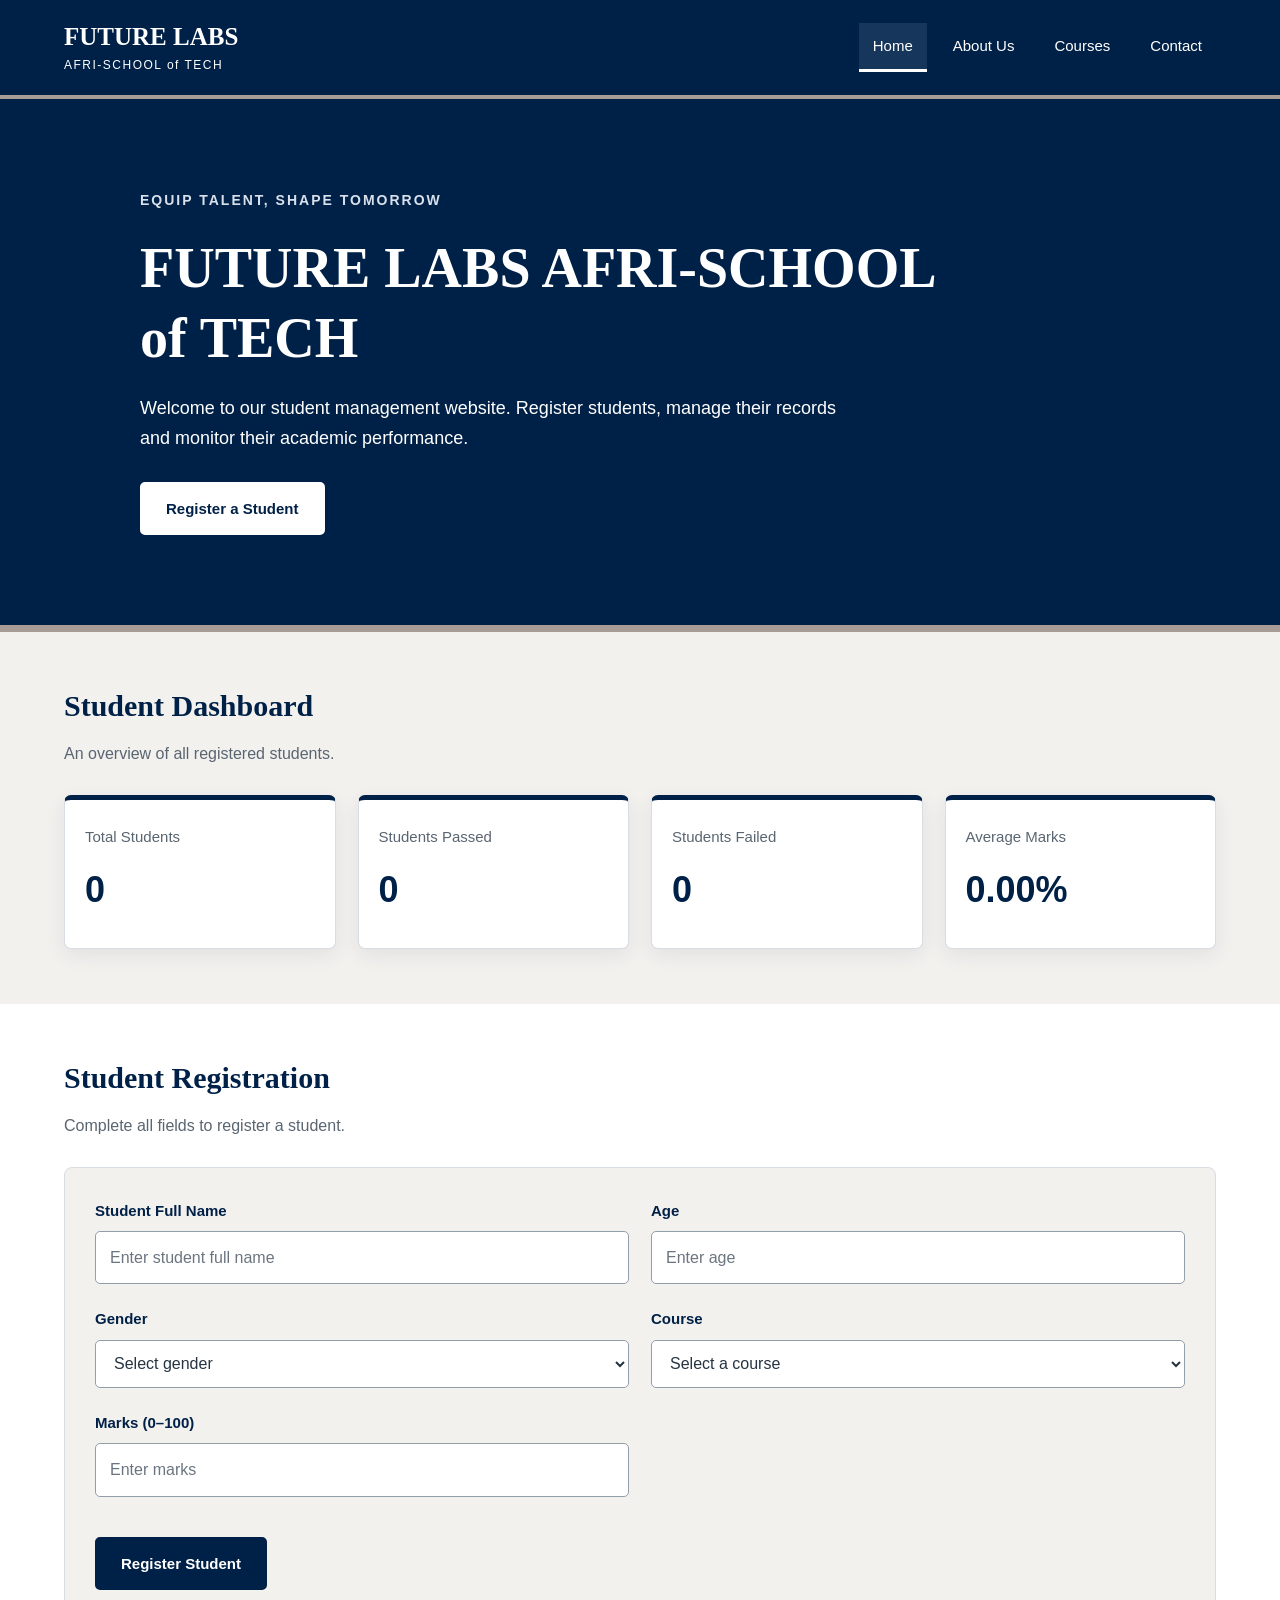
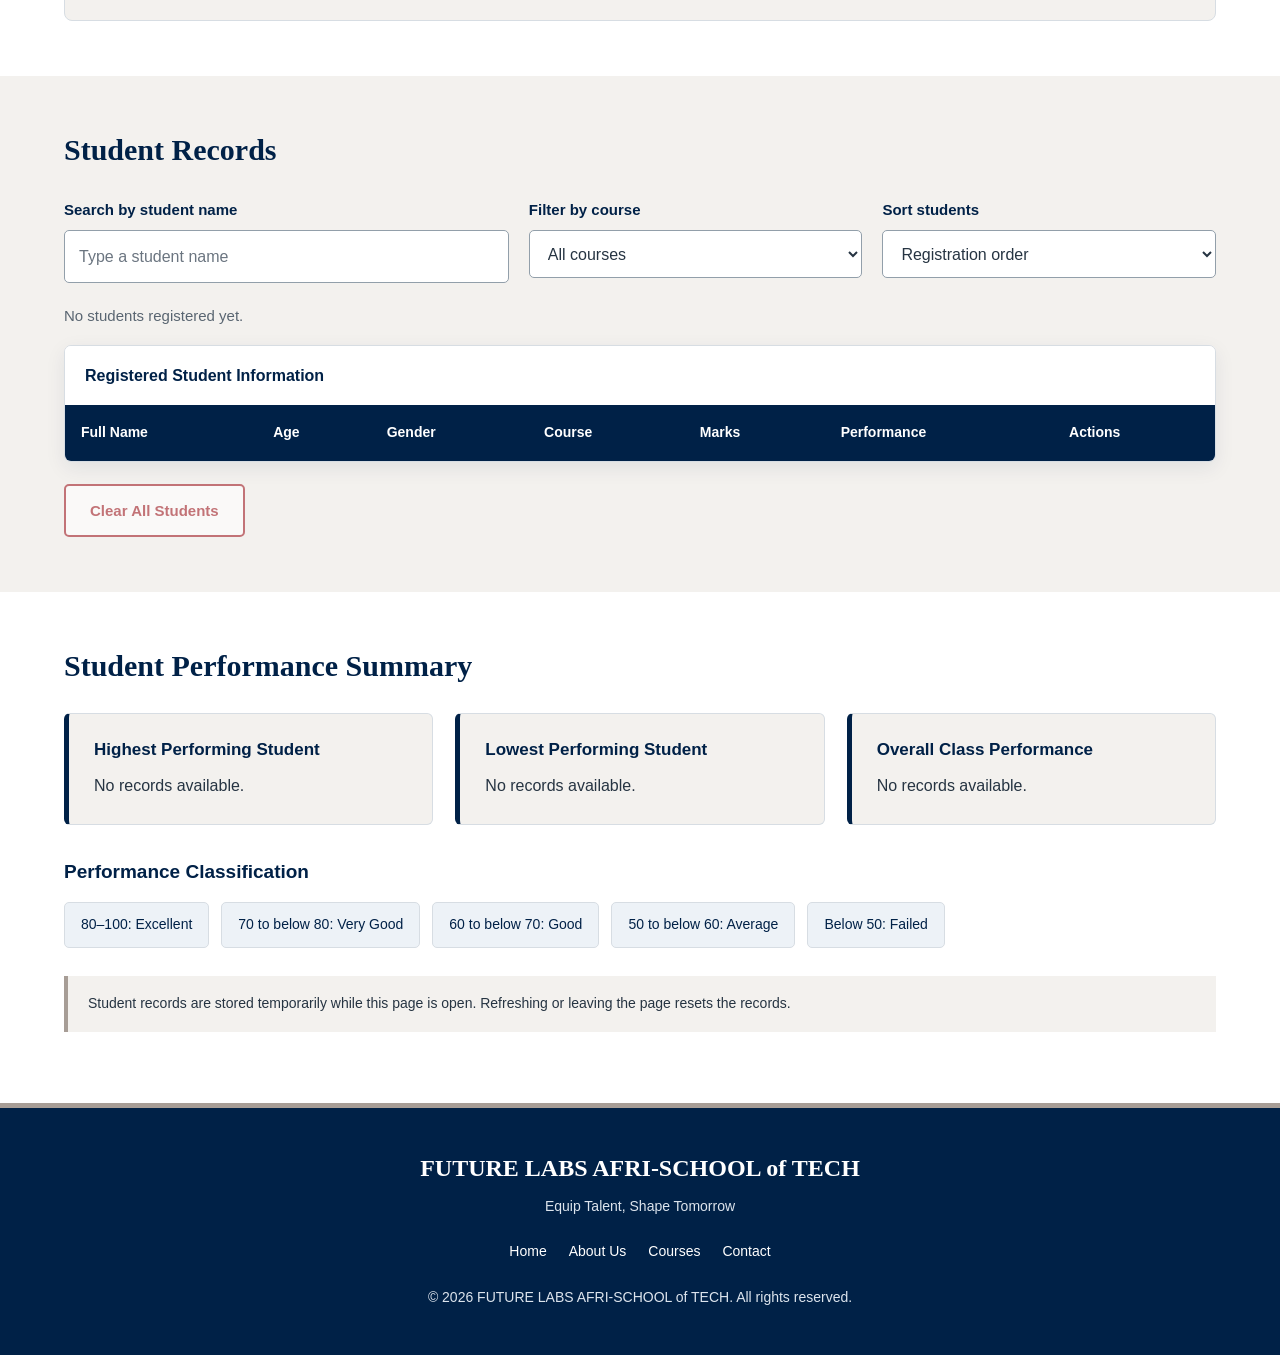
<file: index.html>
<!DOCTYPE html>
<html lang="en">
<head>
    <meta charset="UTF-8">
    <meta name="viewport" content="width=device-width, initial-scale=1.0">

    <title>FUTURE LABS AFRI-SCHOOL of TECH</title>

    <link rel="stylesheet" href="style.css">
    <script src="script.js" defer></script>
</head>

<body>

    <header class="site-header">
        <div class="container header-content">

            <a href="index.html" class="logo">
                FUTURE LABS
                <span>AFRI-SCHOOL of TECH</span>
            </a>

            <button
                type="button"
                id="menu-button"
                class="menu-button"
                aria-label="Toggle navigation"
                aria-controls="navigation"
                aria-expanded="false">
                ☰
            </button>

            <nav id="navigation">
                <a href="index.html" class="active" aria-current="page">
                    Home
                </a>
                <a href="about.html">About Us</a>
                <a href="courses.html">Courses</a>
                <a href="contact.html">Contact</a>
            </nav>

        </div>
    </header>

    <main>


        <section class="hero">
            <div class="container">
                <p class="tagline">Equip Talent, Shape Tomorrow</p>

                <h1>FUTURE LABS AFRI-SCHOOL of TECH</h1>

                <p>
                    Welcome to our student management website.
                    Register students, manage their records and
                    monitor their academic performance.
                </p>

                <a href="#registration" class="button">
                    Register a Student
                </a>
            </div>
        </section>

        <!-- DASHBOARD STATISTICS -->
        <section class="dashboard section">
            <div class="container">
                <h2>Student Dashboard</h2>
                <p>An overview of all registered students.</p>

                <div class="statistics">

                    <article class="stat-card">
                        <h3>Total Students</h3>
                        <p id="total-students">0</p>
                    </article>

                    <article class="stat-card">
                        <h3>Students Passed</h3>
                        <p id="passed-students">0</p>
                    </article>

                    <article class="stat-card">
                        <h3>Students Failed</h3>
                        <p id="failed-students">0</p>
                    </article>

                    <article class="stat-card">
                        <h3>Average Marks</h3>
                        <p id="average-marks">0.00%</p>
                    </article>

                </div>
            </div>
        </section>

        <!-- STUDENT REGISTRATION -->
        <section id="registration" class="registration section">
            <div class="container">
                <h2>Student Registration</h2>
                <p>Complete all fields to register a student.</p>

                <form id="student-form" novalidate>
                    <div class="form-grid">

                        <div class="form-group">
                            <label for="student-name">
                                Student Full Name
                            </label>

                            <input
                                type="text"
                                id="student-name"
                                name="studentName"
                                placeholder="Enter student full name"
                                autocomplete="name"
                                required>
                        </div>

                        <div class="form-group">
                            <label for="student-age">Age</label>

                            <input
                                type="number"
                                id="student-age"
                                name="studentAge"
                                placeholder="Enter age"
                                min="1"
                                step="1"
                                required>
                        </div>

                        <div class="form-group">
                            <label for="student-gender">Gender</label>

                            <select
                                id="student-gender"
                                name="studentGender"
                                required>

                                <option value="">Select gender</option>
                                <option value="Male">Male</option>
                                <option value="Female">Female</option>
                                <option value="Other">Other</option>
                                <option value="Prefer not to say">
                                    Prefer not to say
                                </option>
                            </select>
                        </div>

                        <div class="form-group">
                            <label for="student-course">Course</label>

                            <select
                                id="student-course"
                                name="studentCourse"
                                required>

                                <option value="">Select a course</option>

                                <option value="Software Development">
                                    Software Development
                                </option>

                                <option value="Web Design">
                                    Web Design
                                </option>

                                <option value="Data Analysis">
                                    Data Analysis
                                </option>

                                <option value="Cyber Security">
                                    Cyber Security
                                </option>

                                <option value="Networking">
                                    Networking
                                </option>

                                <option value="Graphic Design">
                                    Graphic Design
                                </option>
                            </select>
                        </div>

                        <div class="form-group">
                            <label for="student-marks">
                                Marks (0–100)
                            </label>

                            <input
                                type="number"
                                id="student-marks"
                                name="studentMarks"
                                placeholder="Enter marks"
                                min="0"
                                max="100"
                                step="any"
                                required>
                        </div>

                    </div>

                    <!-- JavaScript will display feedback here. -->
                    <p
                        id="registration-message"
                        class="feedback"
                        role="status"
                        aria-live="polite">
                    </p>

                    <button type="submit" class="button">
                        Register Student
                    </button>
                </form>
            </div>
        </section>

        <!-- STUDENT RECORDS AND SEARCH -->
        <section class="records section">
            <div class="container">
                <h2>Student Records</h2>

                <div class="records-tools">

                    <div class="form-group">
                        <label for="search-student">
                            Search by student name
                        </label>

                        <input
                            type="search"
                            id="search-student"
                            placeholder="Type a student name">
                    </div>

                    <div class="form-group">
                        <label for="filter-course">
                            Filter by course
                        </label>

                        <select id="filter-course">
                            <option value="">All courses</option>

                            <option value="Software Development">
                                Software Development
                            </option>

                            <option value="Web Design">
                                Web Design
                            </option>

                            <option value="Data Analysis">
                                Data Analysis
                            </option>

                            <option value="Cyber Security">
                                Cyber Security
                            </option>

                            <option value="Networking">
                                Networking
                            </option>

                            <option value="Graphic Design">
                                Graphic Design
                            </option>
                        </select>
                    </div>

                    <div class="form-group">
                        <label for="sort-students">
                            Sort students
                        </label>

                        <select id="sort-students">
                            <option value="default">
                                Registration order
                            </option>

                            <option value="highest">
                                Highest marks first
                            </option>

                            <option value="lowest">
                                Lowest marks first
                            </option>
                        </select>
                    </div>

                </div>

                <p id="records-message" role="status" aria-live="polite">
                    No students registered yet.
                </p>

                <div class="table-container">
                    <table>
                        <caption>Registered Student Information</caption>

                        <thead>
                            <tr>
                                <th scope="col">Full Name</th>
                                <th scope="col">Age</th>
                                <th scope="col">Gender</th>
                                <th scope="col">Course</th>
                                <th scope="col">Marks</th>
                                <th scope="col">Performance</th>
                                <th scope="col">Actions</th>
                            </tr>
                        </thead>

                        <!-- JavaScript will insert student rows here. -->
                        <tbody id="student-table-body"></tbody>
                    </table>
                </div>

                <button
                    type="button"
                    id="clear-students"
                    class="button danger-button">
                    Clear All Students
                </button>

            </div>
        </section>

        <!-- PERFORMANCE SUMMARY -->
        <section class="performance section">
            <div class="container">
                <h2>Student Performance Summary</h2>

                <div class="summary-cards">

                    <article class="summary-card">
                        <h3>Highest Performing Student</h3>
                        <p id="highest-student">No records available.</p>
                    </article>

                    <article class="summary-card">
                        <h3>Lowest Performing Student</h3>
                        <p id="lowest-student">No records available.</p>
                    </article>

                    <article class="summary-card">
                        <h3>Overall Class Performance</h3>
                        <p id="class-performance">No records available.</p>
                    </article>

                </div>

                <h3>Performance Classification</h3>

                <ul class="performance-guide">
                    <li>80–100: Excellent</li>
                    <li>70 to below 80: Very Good</li>
                    <li>60 to below 70: Good</li>
                    <li>50 to below 60: Average</li>
                    <li>Below 50: Failed</li>
                </ul>

                <p class="notice">
                    Student records are stored temporarily while this
                    page is open. Refreshing or leaving the page
                    resets the records.
                </p>
            </div>
        </section>

    </main>

    <!-- FOOTER -->
    <footer class="site-footer">
        <div class="container">
            <h2>FUTURE LABS AFRI-SCHOOL of TECH</h2>
            <p>Equip Talent, Shape Tomorrow</p>

            <nav aria-label="Footer navigation">
                <a href="index.html">Home</a>
                <a href="about.html">About Us</a>
                <a href="courses.html">Courses</a>
                <a href="contact.html">Contact</a>
            </nav>

            <p>
                &copy; 2026 FUTURE LABS AFRI-SCHOOL of TECH.
                All rights reserved.
            </p>
        </div>
    </footer>

</body>
</html>
</file>
<file: style.css>
/* ========================================
   1. THEME COLOURS
======================================== */

:root {
    --oxford-blue: #002147;
    --dark-blue: #00152e;
    --light-blue: #edf2f7;

    --white: #ffffff;
    --cream: #f3f1ee;
    --warm-grey: #a79d96;

    --text-colour: #263442;
    --muted-text: #596571;
    --border-colour: #d7dde3;

    --success: #17623c;
    --success-background: #e8f5ed;

    --error: #a32129;
    --error-background: #fdecee;

    --shadow: 0 6px 20px rgba(0, 33, 71, 0.08);
}


/* ========================================
   2. GENERAL STYLES
======================================== */

* {
    margin: 0;
    padding: 0;
    box-sizing: border-box;
}

html {
    scroll-behavior: smooth;
    scroll-padding-top: 110px;
}

body {
    font-family: Arial, Helvetica, sans-serif;
    font-size: 16px;
    line-height: 1.7;
    color: var(--text-colour);
    background-color: var(--cream);
}

.container {
    width: 90%;
    max-width: 1200px;
    margin: 0 auto;
}

.section {
    padding: 55px 0;
}

h1,
h2,
h3 {
    color: var(--oxford-blue);
    line-height: 1.25;
}

h1,
h2 {
    font-family: Georgia, "Times New Roman", serif;
}

h1 {
    font-size: clamp(2rem, 5vw, 3.5rem);
    margin-bottom: 20px;
}

h2 {
    font-size: 30px;
    margin-bottom: 15px;
}

h3 {
    font-size: 19px;
    margin-bottom: 12px;
}

p {
    margin-bottom: 16px;
}

a {
    color: var(--oxford-blue);
    text-decoration: none;
}

button,
input,
select,
textarea {
    font: inherit;
}

button,
a,
input,
select,
textarea {
    transition:
        background-color 0.2s ease,
        color 0.2s ease,
        border-color 0.2s ease,
        box-shadow 0.2s ease;
}

button {
    cursor: pointer;
}

img {
    display: block;
    max-width: 100%;
}

:focus-visible {
    outline: 3px solid #b18b36;
    outline-offset: 4px;
}


/* ========================================
   3. HEADER AND NAVIGATION
======================================== */

.site-header {
    position: sticky;
    top: 0;
    z-index: 100;
    background-color: var(--oxford-blue);
    border-bottom: 4px solid var(--warm-grey);
}

.header-content {
    min-height: 95px;
    display: flex;
    justify-content: space-between;
    align-items: center;
    gap: 30px;
}

.logo {
    color: var(--white);
    font-family: Georgia, "Times New Roman", serif;
    font-size: 25px;
    font-weight: bold;
    line-height: 1.3;
}

.logo span {
    display: block;
    margin-top: 5px;
    font-family: Arial, Helvetica, sans-serif;
    font-size: 12px;
    font-weight: normal;
    letter-spacing: 1.5px;
}

#navigation {
    display: flex;
    align-items: center;
    gap: 12px;
}

#navigation a {
    display: inline-block;
    padding: 10px 14px;
    color: var(--white);
    font-size: 15px;
    border-bottom: 3px solid transparent;
}

#navigation a:hover {
    background-color: #16375b;
    border-bottom-color: var(--warm-grey);
}

#navigation a.active {
    background-color: #16375b;
    border-bottom-color: var(--white);
}

.menu-button {
    display: none;
    padding: 6px 12px;
    color: var(--white);
    background-color: transparent;
    border: 1px solid #8b9bad;
    border-radius: 4px;
    font-size: 26px;
}
.hero {
    padding: 90px 0;
    color: var(--white);
    background-color: var(--oxford-blue);
    border-bottom: 7px solid var(--warm-grey);
}

.hero .container {
    max-width: 1000px;
}

.hero .tagline {
    margin-bottom: 20px;
    color: #d8e1eb;
    font-size: 14px;
    font-weight: bold;
    letter-spacing: 2px;
    text-transform: uppercase;
}

.hero h1 {
    max-width: 850px;
    color: var(--white);
}

.hero p {
    max-width: 700px;
    margin-bottom: 28px;
    font-size: 18px;
}

.hero .button {
    color: var(--oxford-blue);
    background-color: var(--white);
    border-color: var(--white);
}

.hero .button:hover {
    background-color: var(--cream);
    border-color: var(--cream);
}




.button {
    display: inline-block;
    padding: 12px 24px;
    color: var(--white);
    background-color: var(--oxford-blue);
    border: 2px solid var(--oxford-blue);
    border-radius: 5px;
    font-size: 15px;
    font-weight: bold;
    text-align: center;
}

.button:hover {
    color: var(--white);
    background-color: #16375b;
    border-color: #16375b;
}

.button:disabled {
    cursor: not-allowed;
    opacity: 0.6;
}

.danger-button {
    margin-top: 22px;
    color: var(--error);
    background-color: var(--white);
    border-color: var(--error);
}

.danger-button:hover {
    color: var(--white);
    background-color: var(--error);
    border-color: var(--error);
}


/* ========================================
   6. DASHBOARD STATISTICS
======================================== */

.dashboard {
    background-color: var(--cream);
}

.dashboard > .container > p {
    color: var(--muted-text);
}

.statistics {
    display: grid;
    grid-template-columns: repeat(4, 1fr);
    gap: 22px;
    margin-top: 28px;
}

.stat-card {
    padding: 28px 20px;
    background-color: var(--white);
    border: 1px solid var(--border-colour);
    border-top: 5px solid var(--oxford-blue);
    border-radius: 7px;
    box-shadow: var(--shadow);
}

.stat-card h3 {
    margin-bottom: 12px;
    color: var(--muted-text);
    font-family: Arial, Helvetica, sans-serif;
    font-size: 15px;
    font-weight: normal;
}

.stat-card p {
    margin-bottom: 0;
    color: var(--oxford-blue);
    font-size: 36px;
    font-weight: bold;
}


/* ========================================
   7. REGISTRATION FORM
======================================== */

.registration {
    background-color: var(--white);
}

.registration > .container > p {
    color: var(--muted-text);
}

#student-form {
    margin-top: 28px;
    padding: 30px;
    background-color: var(--cream);
    border: 1px solid var(--border-colour);
    border-radius: 8px;
}

.form-grid {
    display: grid;
    grid-template-columns: repeat(2, 1fr);
    gap: 22px;
}

.form-group {
    min-width: 0;
    display: flex;
    flex-direction: column;
}

label {
    display: block;
    margin-bottom: 8px;
    color: var(--oxford-blue);
    font-size: 15px;
    font-weight: bold;
}

input,
select,
textarea {
    width: 100%;
    min-height: 48px;
    padding: 12px 14px;
    color: var(--text-colour);
    background-color: var(--white);
    border: 1px solid #929faa;
    border-radius: 5px;
}

input::placeholder,
textarea::placeholder {
    color: #6b7580;
}

input:hover,
select:hover,
textarea:hover {
    border-color: var(--oxford-blue);
}

input:focus,
select:focus,
textarea:focus {
    border-color: var(--oxford-blue);
    box-shadow: 0 0 0 3px rgba(0, 33, 71, 0.12);
}

textarea {
    min-height: 150px;
    resize: vertical;
}

#student-form > .button {
    margin-top: 20px;
}


/* ========================================
   8. ERROR AND SUCCESS MESSAGES
======================================== */

.feedback {
    margin: 20px 0 0;
    border-radius: 5px;
    font-size: 15px;
}

/* Empty messages do not occupy space. */
.feedback:empty {
    display: none;
}

.feedback.error {
    padding: 12px 16px;
    color: var(--error);
    background-color: var(--error-background);
    border-left: 4px solid var(--error);
}

.feedback.success {
    padding: 12px 16px;
    color: var(--success);
    background-color: var(--success-background);
    border-left: 4px solid var(--success);
}


/* ========================================
   9. SEARCH AND RECORD TOOLS
======================================== */

.records {
    background-color: var(--cream);
}

.records-tools {
    display: grid;
    grid-template-columns: 2fr 1.5fr 1.5fr;
    gap: 20px;
    margin: 28px 0 20px;
}

#records-message {
    color: var(--muted-text);
    font-size: 15px;
}


/* ========================================
   10. STUDENT RECORDS TABLE
======================================== */

.table-container {
    width: 100%;
    overflow-x: auto;
    background-color: var(--white);
    border: 1px solid var(--border-colour);
    border-radius: 7px;
    box-shadow: var(--shadow);
}

table {
    width: 100%;
    min-width: 850px;
    border-collapse: collapse;
}

caption {
    padding: 16px 20px;
    color: var(--oxford-blue);
    background-color: var(--white);
    font-weight: bold;
    text-align: left;
}

thead {
    color: var(--white);
    background-color: var(--oxford-blue);
}

th,
td {
    padding: 16px;
    text-align: left;
    vertical-align: middle;
}

th {
    font-size: 14px;
    font-weight: bold;
    white-space: nowrap;
}

td {
    border-bottom: 1px solid var(--border-colour);
    font-size: 14px;
    overflow-wrap: anywhere;
}

tbody tr:nth-child(even) {
    background-color: #f7f8fa;
}

tbody tr:hover {
    background-color: var(--light-blue);
}

tbody tr:last-child td {
    border-bottom: none;
}

/* Buttons that JavaScript will add to each row. */
.edit-button,
.delete-button {
    display: inline-block;
    margin: 3px;
    padding: 7px 11px;
    border: 1px solid transparent;
    border-radius: 4px;
    font-size: 13px;
    font-weight: bold;
    white-space: nowrap;
}

.edit-button {
    color: var(--oxford-blue);
    background-color: #e3ebf4;
    border-color: #b4c5d8;
}

.edit-button:hover {
    color: var(--white);
    background-color: var(--oxford-blue);
}

.delete-button {
    color: var(--error);
    background-color: var(--error-background);
    border-color: #e9bbc0;
}

.delete-button:hover {
    color: var(--white);
    background-color: var(--error);
}


/* ========================================
   11. PERFORMANCE LABELS
======================================== */

/* Example: class="performance-label excellent" */
.performance-label {
    display: inline-block;
    padding: 5px 11px;
    border-radius: 20px;
    font-size: 12px;
    font-weight: bold;
    white-space: nowrap;
}

.excellent {
    color: #14532d;
    background-color: #dcfce7;
}

.very-good {
    color: #004b63;
    background-color: #dff3fa;
}

.good {
    color: #263e83;
    background-color: #e4ebff;
}

.average {
    color: #754300;
    background-color: #fff0cb;
}

.failed {
    color: var(--error);
    background-color: var(--error-background);
}


/* ========================================
   12. PERFORMANCE SUMMARY
======================================== */

.performance {
    background-color: var(--white);
}

.summary-cards {
    display: grid;
    grid-template-columns: repeat(3, 1fr);
    gap: 22px;
    margin: 28px 0 35px;
}

.summary-card {
    padding: 25px;
    background-color: var(--cream);
    border: 1px solid var(--border-colour);
    border-left: 5px solid var(--oxford-blue);
    border-radius: 6px;
}

.summary-card h3 {
    font-size: 17px;
}

.summary-card p {
    margin-bottom: 0;
    overflow-wrap: anywhere;
}

.performance-guide {
    display: flex;
    flex-wrap: wrap;
    gap: 12px;
    margin: 18px 0 28px;
    list-style: none;
}

.performance-guide li {
    padding: 10px 16px;
    color: var(--oxford-blue);
    background-color: var(--light-blue);
    border: 1px solid var(--border-colour);
    border-radius: 5px;
    font-size: 14px;
}

.notice {
    padding: 16px 20px;
    color: var(--text-colour);
    background-color: var(--cream);
    border-left: 4px solid var(--warm-grey);
    font-size: 14px;
}


/* ========================================
   13. SHARED STYLES FOR OTHER PAGES
======================================== */

.page-banner {
    padding: 65px 0;
    color: var(--white);
    background-color: var(--oxford-blue);
    border-bottom: 5px solid var(--warm-grey);
}

.page-banner h1 {
    color: var(--white);
}

.page-banner p {
    max-width: 750px;
    margin-bottom: 0;
}

.about-grid,
.contact-grid {
    display: grid;
    grid-template-columns: repeat(2, 1fr);
    gap: 25px;
}

.values-grid,
.team-grid,
.courses-grid {
    display: grid;
    grid-template-columns: repeat(3, 1fr);
    gap: 25px;
    margin-top: 25px;
}

.info-card,
.value-card,
.team-card,
.course-card,
.contact-card {
    min-width: 0;
    padding: 28px;
    background-color: var(--white);
    border: 1px solid var(--border-colour);
    border-radius: 7px;
    box-shadow: var(--shadow);
}

.course-card {
    display: flex;
    flex-direction: column;
    align-items: flex-start;
}

.course-card .button {
    margin-top: auto;
}

.course-card ul {
    margin: 10px 0 25px;
    padding-left: 20px;
}

.team-card {
    text-align: center;
}

.team-card img {
    width: 110px;
    height: 110px;
    margin: 0 auto 20px;
    border-radius: 50%;
    object-fit: cover;
}

.team-role {
    color: var(--muted-text);
    font-weight: bold;
}

#contact-form .form-group {
    margin-bottom: 20px;
}

.contact-details {
    list-style: none;
}

.contact-details li {
    margin-bottom: 18px;
}

.contact-details a {
    overflow-wrap: anywhere;
    text-decoration: underline;
}

.social-links {
    display: flex;
    flex-wrap: wrap;
    gap: 15px;
    margin: 20px 0;
}

.social-links a:hover {
    text-decoration: underline;
}

.map-placeholder {
    min-height: 230px;
    display: flex;
    flex-direction: column;
    justify-content: center;
    align-items: center;
    gap: 10px;
    margin-top: 25px;
    padding: 25px;
    color: var(--oxford-blue);
    background-color: var(--light-blue);
    border: 2px dashed #8b9bad;
    border-radius: 7px;
    text-align: center;
}


/* ========================================
   14. FOOTER
======================================== */

.site-footer {
    padding: 45px 0;
    color: var(--white);
    background-color: var(--oxford-blue);
    border-top: 5px solid var(--warm-grey);
    text-align: center;
}

.site-footer h2 {
    margin-bottom: 12px;
    color: var(--white);
    font-size: 24px;
}

.site-footer p {
    color: #dce4ed;
    font-size: 14px;
}

.site-footer nav {
    display: flex;
    flex-wrap: wrap;
    justify-content: center;
    gap: 22px;
    margin: 22px 0;
}

.site-footer nav a {
    color: var(--white);
    font-size: 14px;
}

.site-footer nav a:hover {
    text-decoration: underline;
    text-underline-offset: 5px;
}

.site-footer p:last-child {
    margin-bottom: 0;
}


/* ========================================
   15. TABLET SCREENS
======================================== */

@media (max-width: 1000px) {
    .statistics {
        grid-template-columns: repeat(2, 1fr);
    }

    .records-tools {
        grid-template-columns: repeat(2, 1fr);
    }

    .records-tools .form-group:first-child {
        grid-column: 1 / -1;
    }

    .summary-cards,
    .values-grid,
    .team-grid,
    .courses-grid {
        grid-template-columns: repeat(2, 1fr);
    }

    .header-content {
        gap: 15px;
    }

    #navigation {
        gap: 4px;
    }

    #navigation a {
        padding: 10px;
    }
}


/* ========================================
   16. MOBILE SCREENS
======================================== */

@media (max-width: 700px) {
    html {
        scroll-padding-top: 95px;
    }

    .container {
        width: 92%;
    }

    .section {
        padding: 38px 0;
    }

    h2 {
        font-size: 26px;
    }

    .header-content {
        position: relative;
        min-height: 85px;
    }

    .logo {
        font-size: 21px;
    }

    .logo span {
        font-size: 10px;
        letter-spacing: 1px;
    }

    .menu-button {
        display: block;
    }

    #navigation {
        display: none;
        position: absolute;
        top: 100%;
        left: 0;
        right: 0;
        flex-direction: column;
        align-items: stretch;
        gap: 0;
        padding: 12px;
        background-color: var(--oxford-blue);
        border-top: 1px solid #49617c;
        box-shadow: var(--shadow);
    }

    /* JavaScript will toggle this class. */
    #navigation.show {
        display: flex;
    }

    #navigation a {
        padding: 12px 15px;
    }

    .hero {
        padding: 55px 0;
    }

    .hero h1 {
        font-size: 34px;
    }

    .hero p {
        font-size: 16px;
    }

    .hero .tagline {
        font-size: 12px;
        letter-spacing: 1px;
    }

    .form-grid,
    .records-tools,
    .summary-cards,
    .about-grid,
    .contact-grid,
    .values-grid,
    .team-grid,
    .courses-grid {
        grid-template-columns: 1fr;
    }

    #student-form {
        padding: 22px 18px;
    }

    .stat-card {
        padding: 22px 16px;
    }

    .stat-card p {
        font-size: 30px;
    }

    .stat-card h3 {
        font-size: 14px;
    }

    .performance-guide {
        flex-direction: column;
    }

    .page-banner {
        padding: 45px 0;
    }

    .site-footer h2 {
        font-size: 21px;
    }
}


/* ========================================
   17. SMALL MOBILE SCREENS
======================================== */

@media (max-width: 400px) {
    .statistics {
        grid-template-columns: 1fr;
    }

    .hero h1 {
        font-size: 29px;
    }

    .logo {
        font-size: 18px;
    }

    .logo span {
        font-size: 9px;
    }

    .button {
        width: 100%;
    }
}


/* Respect users who prefer less animation. */
@media (prefers-reduced-motion: reduce) {
    html {
        scroll-behavior: auto;
    }

    button,
    a,
    input,
    select,
    textarea {
        transition: none;
    }
}
</file>
